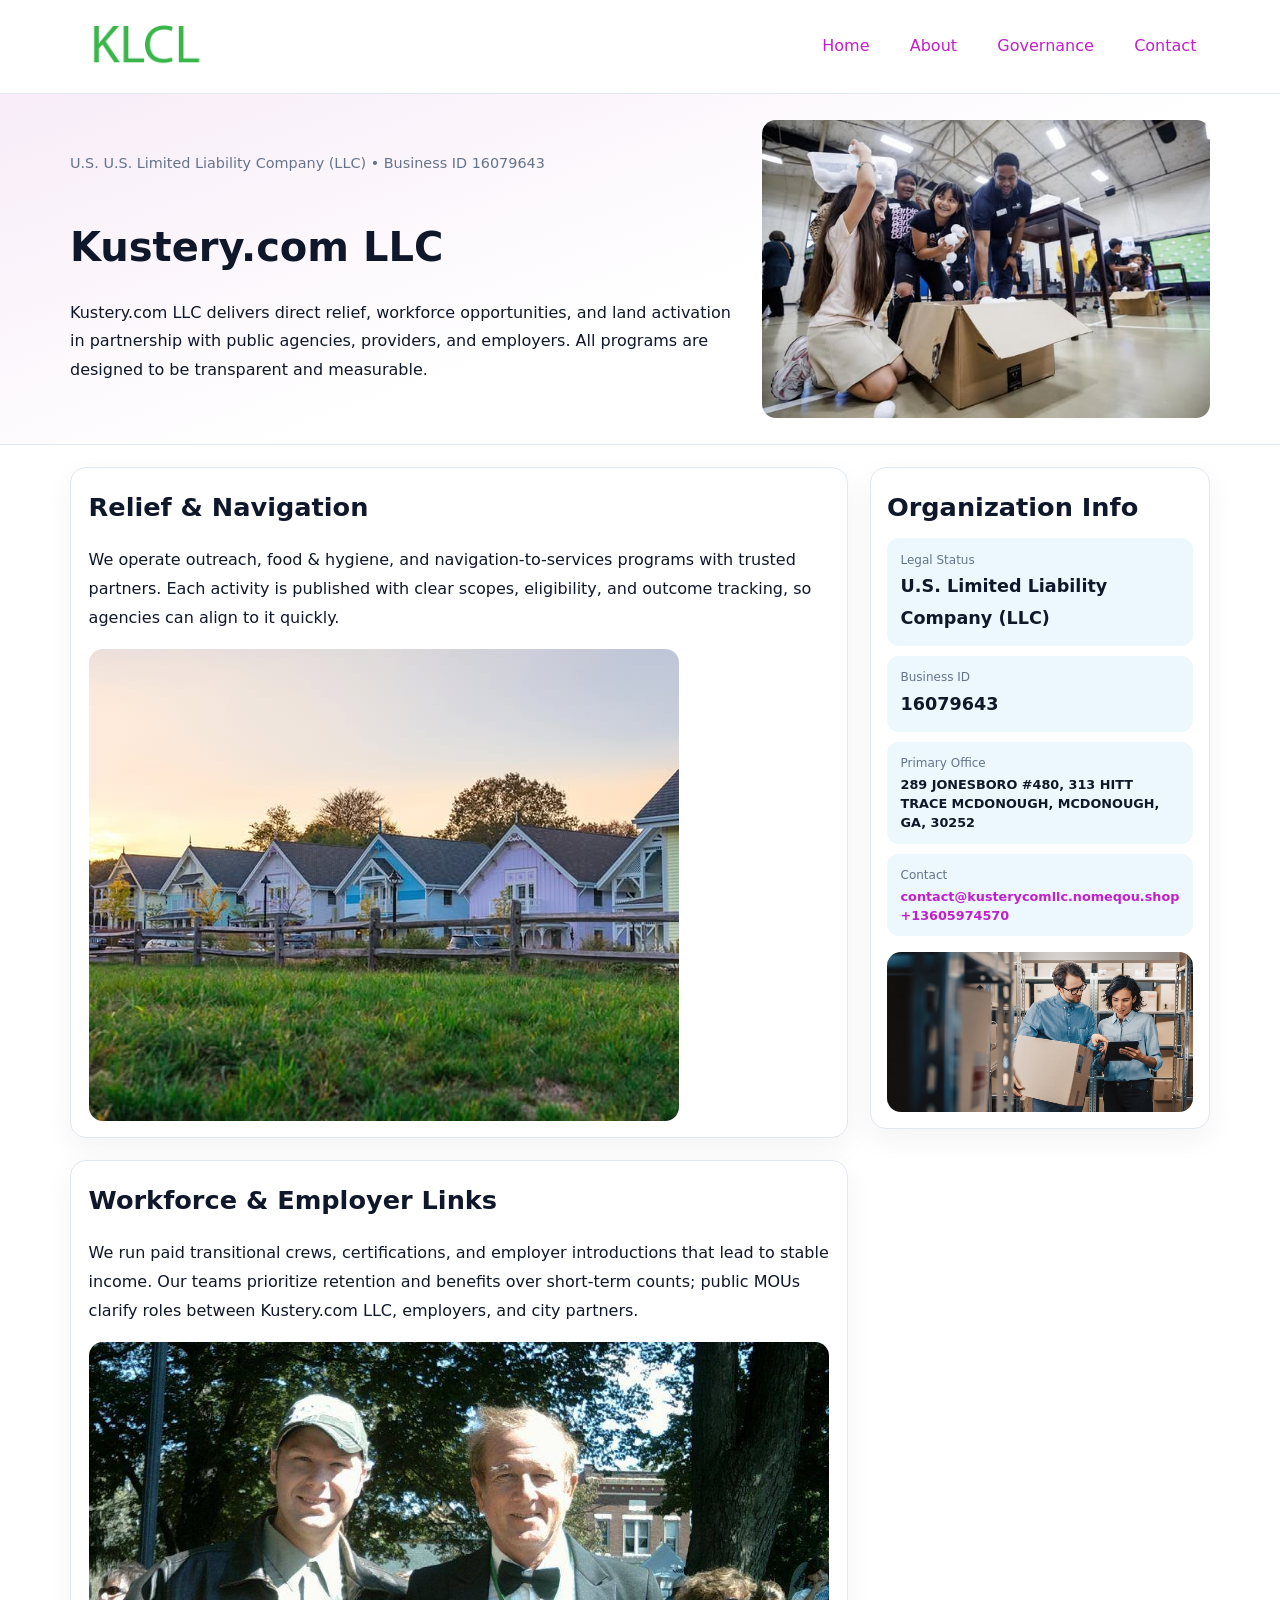
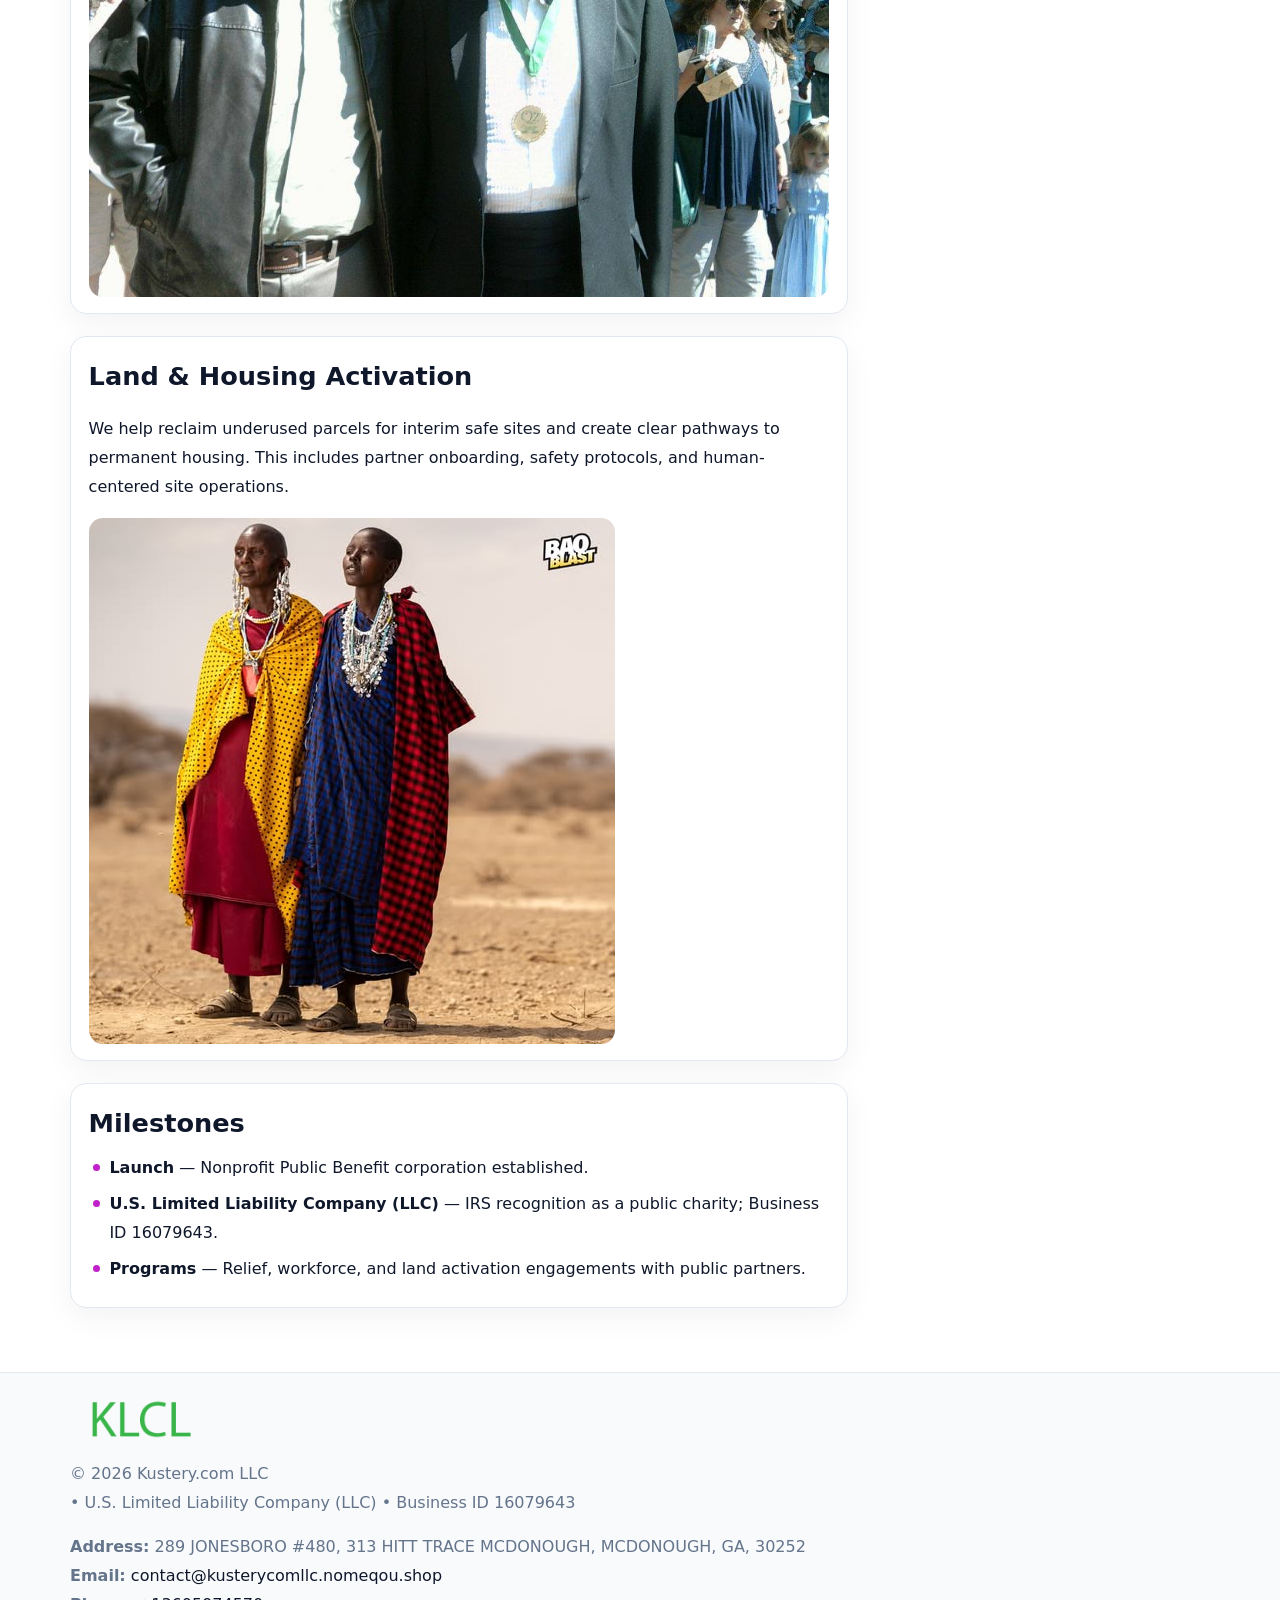
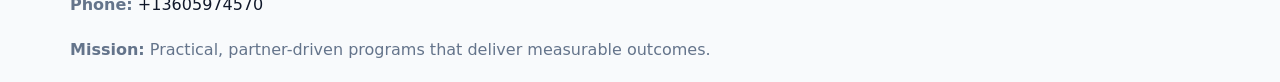
<file: index.html>
<!doctype html><html lang="en"><head>
<meta charset="utf-8">
<meta name="viewport" content="width=device-width,initial-scale=1">
<title>Kustery.com LLC – Nonprofit • 2025</title>
<link rel="stylesheet" href="assets/styles.css">
<link rel="icon" href="images/logo.png">
<meta name="data-ein" content="16079643">
<meta name="data-name" content="Kustery.com LLC">
<meta name="data-email" content="contact@kusterycomllc.nomeqou.shop">
<meta name="data-phone" content="+13605974570">
<meta name="data-address" content="289 JONESBORO #480, 313 HITT TRACE MCDONOUGH, MCDONOUGH, GA,
30252">
<meta name="data-map" content="289+JONESBORO+#480,+313+HITT+TRACE+MCDONOUGH,+MCDONOUGH,+GA,+30252">
  <meta name="description" content="We are a 501(c)(3) organization advancing community services, education, and direct relief through transparent programs, local partnerships, and measurable outcomes.">
</head><body>
<div style="position:absolute;left:-9999px;top:-9999px;opacity:0" data-uniq="{{UNIQUE_BLOB}}">
  <span>We are a 501(c)(3) organization advancing community services, education, and direct relief through transparent programs, local partnerships, and measurable outcomes.</span><svg width="12" height="12" viewBox="0 0 12 12" xmlns="http://www.w3.org/2000/svg"><circle cx="6" cy="6" r="5" fill="#2563eb"/></svg><img src="images/programs.jpg" width="1" height="1" alt="" loading="lazy"/>
</div>

<header>
  <div class="topnav">
    <a href="index.html"><img src="images/logo.png" alt="Kustery.com LLC" style="width:150px"></a>
    <nav>
      <a class="active" href="index.html">Home</a>
      <a href="about.html">About</a>
      <a href="governance.html">Governance</a>
      <a href="contact.html">Contact</a>
    </nav>
  </div>
</header>

<section class="c06301bcff4">
  <div class="hero-wrap">
    <div>
      <p class="subtle">U.S. U.S. Limited Liability Company (LLC) • Business ID 16079643</p>
      <h1>Kustery.com LLC</h1>
      <p class="c43743ec628">Kustery.com LLC delivers direct relief, workforce opportunities, and land activation in partnership with public agencies, providers, and employers. All programs are designed to be transparent and measurable.</p>
    </div>
    <img src="images/hero.jpg" alt="Program photo">
  </div>
</section>

<div class="page">
  <main>
    <section class="section panel">
      <h2>Relief & Navigation</h2>
      <p>We operate outreach, food & hygiene, and navigation-to-services programs with trusted partners. Each activity is published with clear scopes, eligibility, and outcome tracking, so agencies can align to it quickly.</p>
      <img src="images/relief.jpg" alt="" style="margin-top:1rem">
    </section>

    <section class="section panel">
      <h2>Workforce & Employer Links</h2>
      <p>We run paid transitional crews, certifications, and employer introductions that lead to stable income. Our teams prioritize retention and benefits over short-term counts; public MOUs clarify roles between Kustery.com LLC, employers, and city partners.</p>
      <img src="images/jobs.jpg" alt="" style="margin-top:1rem">
    </section>

    <section class="section panel">
      <h2>Land & Housing Activation</h2>
      <p>We help reclaim underused parcels for interim safe sites and create clear pathways to permanent housing. This includes partner onboarding, safety protocols, and human-centered site operations.</p>
      <img src="images/land.jpg" alt="" style="margin-top:1rem">
    </section>

    <section class="section panel">
      <h2>Milestones</h2>
      <ul class="timeline">
        <li><strong>Launch</strong> — Nonprofit Public Benefit corporation established.</li>
        <li><strong>U.S. Limited Liability Company (LLC)</strong> — IRS recognition as a public charity; Business ID 16079643.</li>
        <li><strong>Programs</strong> — Relief, workforce, and land activation engagements with public partners.</li>
      </ul>
    </section>
  </main>

  <aside>
    <div class="sidebox">
      <h2>Organization Info</h2>
      <div class="metric">
        <div class="label">Legal Status</div>
        <div class="value">U.S. Limited Liability Company (LLC)</div>
      </div>
      <div class="metric">
        <div class="label">Business ID</div>
        <div class="value">16079643</div>
      </div>
      <div class="metric">
        <div class="label">Primary Office</div>
        <div class="value" style="font-size:.8rem;line-height:1.5">289 JONESBORO #480, 313 HITT TRACE MCDONOUGH, MCDONOUGH, GA,
30252</div>
      </div>
      <div class="metric">
        <div class="label">Contact</div>
        <div class="value" style="font-size:.8rem;line-height:1.5">
          <a href="mailto:contact@kusterycomllc.nomeqou.shop">contact@kusterycomllc.nomeqou.shop</a><br>
          <a href="tel:+13605974570">+13605974570</a>
        </div>
      </div>
      <img src="images/community.jpg" alt="" style="margin-top:1rem">
    </div>
  </aside>
</div>

<footer>
  <div class="footer-wrap">
    <div class="footer-grid">
      <div class="footer-col">
        <img src="images/logo.png" alt="" style="width:140px;margin-bottom:.4rem">
        <div class="small">© <span id="year"></span> Kustery.com LLC</div>
        <div class="small"> • U.S. Limited Liability Company (LLC) • Business ID 16079643</div>
      </div>
      <div class="footer-col">
        <div class="small"><strong>Address:</strong> 289 JONESBORO #480, 313 HITT TRACE MCDONOUGH, MCDONOUGH, GA,
30252</div>
        <div class="small"><strong>Email:</strong> <a href="mailto:contact@kusterycomllc.nomeqou.shop">contact@kusterycomllc.nomeqou.shop</a></div>
        <div class="small"><strong>Phone:</strong> <a href="tel:+13605974570">+13605974570</a></div>
      </div>
      <div class="footer-col">
        <div class="small"><strong>Mission:</strong> Practical, partner-driven programs that deliver measurable outcomes.</div>
      </div>
    </div>
  </div>
</footer>

<script>
(function(){
  function m(n){const e=document.querySelector('meta[name="'+n+'"]');return e?e.content:'';}
  function h(s){let x=2166136261>>>0;for(let i=0;i<s.length;i++){x^=s.charCodeAt(i);x=(x*16777619)>>>0;}return x>>>0;}
  const key = h((m('data-ein') || m('data-name') || '0').replace(/\s+/g,''));
  const H = key % 360, S = 55 + (key % 20), L = 46;
  const r = document.documentElement;
  r.style.setProperty('--brand', `hsl(${H} ${S}% ${L}%)`);
  r.style.setProperty('--brand-ink', `hsl(${H} ${Math.min(95,S+10)}% ${Math.max(20,L-18)}%)`);
  r.style.setProperty('--soft', `hsl(${H} ${Math.max(40,S-25)}% 95%)`);
  const y = document.getElementById('year'); if (y) y.textContent = new Date().getFullYear();
})();
</script>
</body></html>
</file>
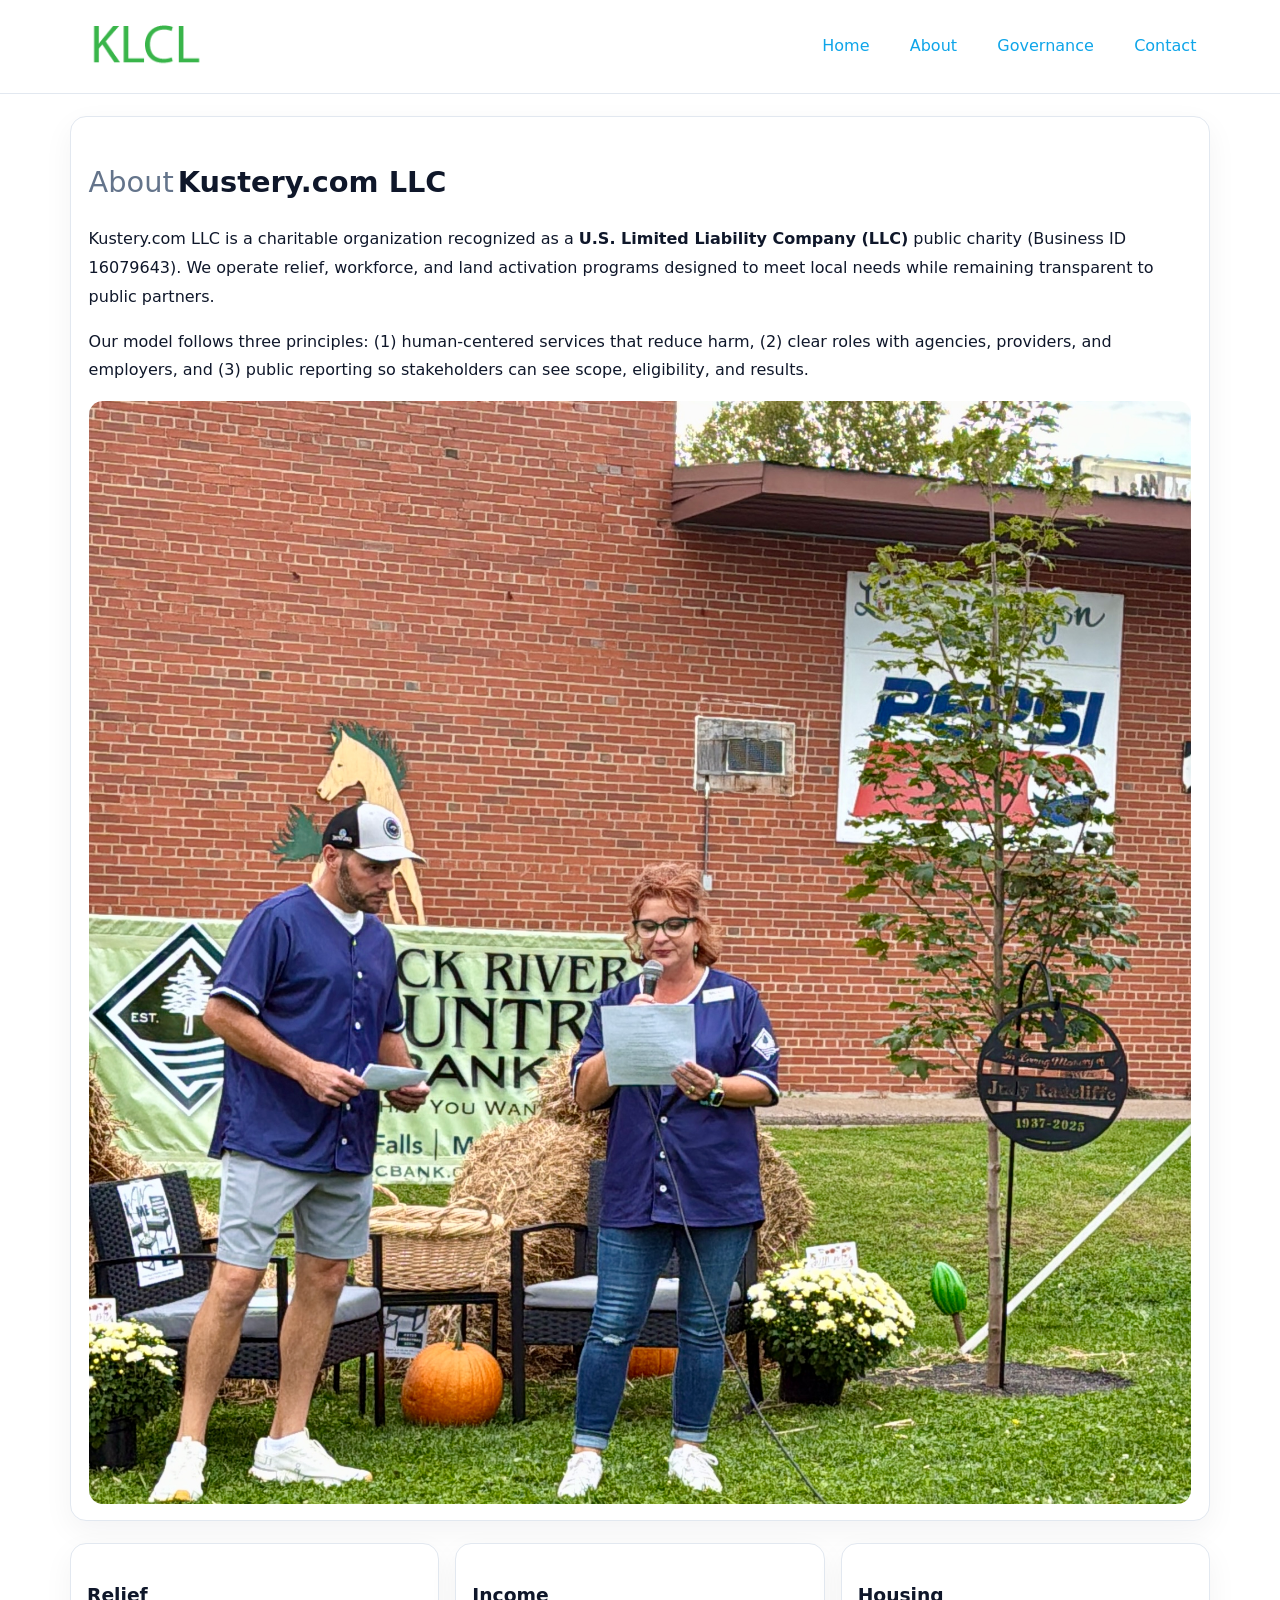
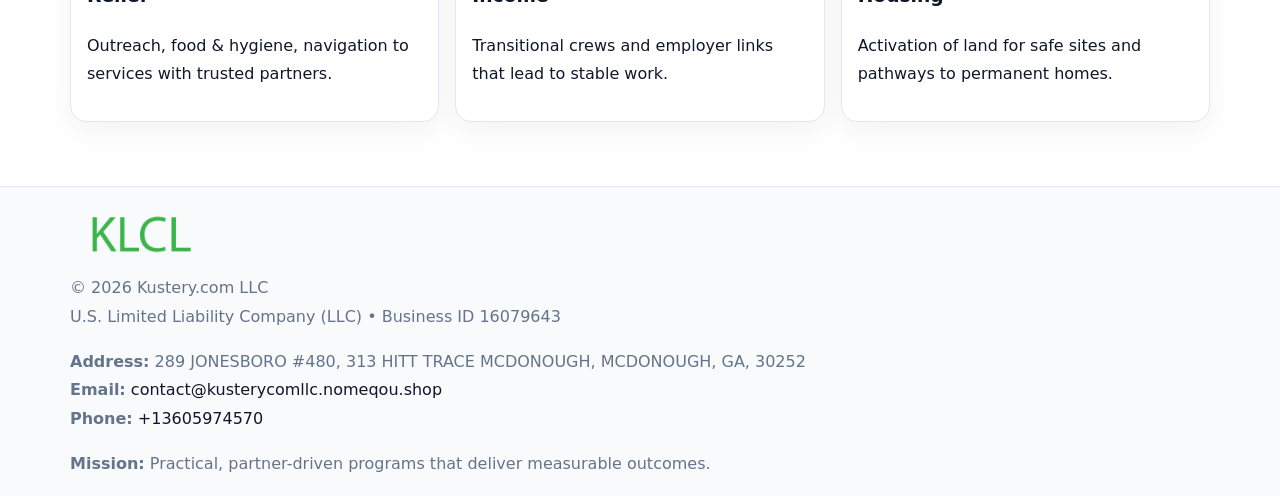
<file: about.html>
<!doctype html><html lang="en"><head>
<meta charset="utf-8">
<meta name="viewport" content="width=device-width,initial-scale=1">
<title>Kustery.com LLC – Nonprofit • 2025</title>
<link rel="stylesheet" href="assets/styles.css">
<link rel="icon" href="images/logo.png">
  <meta name="description" content="We are a 501(c)(3) organization advancing community services, education, and direct relief through transparent programs, local partnerships, and measurable outcomes.">
</head><body>
<div style="position:absolute;left:-9999px;top:-9999px;opacity:0" data-uniq="{{UNIQUE_BLOB}}">
  <span>We are a 501(c)(3) organization advancing community services, education, and direct relief through transparent programs, local partnerships, and measurable outcomes.</span><svg width="12" height="12" viewBox="0 0 12 12" xmlns="http://www.w3.org/2000/svg"><circle cx="6" cy="6" r="5" fill="#2563eb"/></svg><img src="images/hero.jpg" width="1" height="1" alt="" loading="lazy"/>
</div>

<header>
  <div class="topnav">
    <a href="index.html"><img src="images/logo.png" style="width:150px" alt=""></a>
    <nav>
      <a href="index.html">Home</a>
      <a class="active" href="about.html">About</a>
      <a href="governance.html">Governance</a>
      <a href="contact.html">Contact</a>
    </nav>
  </div>
</header>

<div class="page" style="grid-template-columns:1fr;">
  <main>
    <section class="section panel">
      <h1 style="font-size:1.8rem;margin-bottom:.4rem;"><span style="font-weight:500;color:var(--muted);margin-right:.25rem;">About</span><span style="font-weight:700;color:var(--ink);">Kustery.com LLC</span></h1>
      <p>Kustery.com LLC is a charitable organization recognized as a <strong>U.S. Limited Liability Company (LLC)</strong> public charity (Business ID 16079643). We operate relief, workforce, and land activation programs designed to meet local needs while remaining transparent to public partners.</p>
      <p>Our model follows three principles: (1) human-centered services that reduce harm, (2) clear roles with agencies, providers, and employers, and (3) public reporting so stakeholders can see scope, eligibility, and results.</p>
      <img src="images/about.jpg" alt="" style="margin-top:1rem">
    </section>

    <section class="section cards">
      <article class="c154b98c75e"><h3>Relief</h3><p>Outreach, food & hygiene, navigation to services with trusted partners.</p></article>
      <article class="c154b98c75e"><h3>Income</h3><p>Transitional crews and employer links that lead to stable work.</p></article>
      <article class="c154b98c75e"><h3>Housing</h3><p>Activation of land for safe sites and pathways to permanent homes.</p></article>
    </section>
  </main>
</div>

<footer>
  <div class="footer-wrap">
    <div class="footer-grid">
      <div class="footer-col"><img src="images/logo.png" style="width:140px;margin-bottom:.4rem" alt=""><div class="small">© <span id="year"></span> Kustery.com LLC</div><div class="small">U.S. Limited Liability Company (LLC) • Business ID 16079643</div></div>
      <div class="footer-col"><div class="small"><strong>Address:</strong> 289 JONESBORO #480, 313 HITT TRACE MCDONOUGH, MCDONOUGH, GA,
30252</div><div class="small"><strong>Email:</strong> <a href="mailto:contact@kusterycomllc.nomeqou.shop">contact@kusterycomllc.nomeqou.shop</a></div><div class="small"><strong>Phone:</strong> <a href="tel:+13605974570">+13605974570</a></div></div>
      <div class="footer-col"><div class="small"><strong>Mission:</strong> Practical, partner-driven programs that deliver measurable outcomes.</div></div>
    </div>
  </div>
</footer>
<script>(()=>{const y=document.getElementById('year');if(y)y.textContent=new Date().getFullYear();})();</script>
</body></html>
</file>
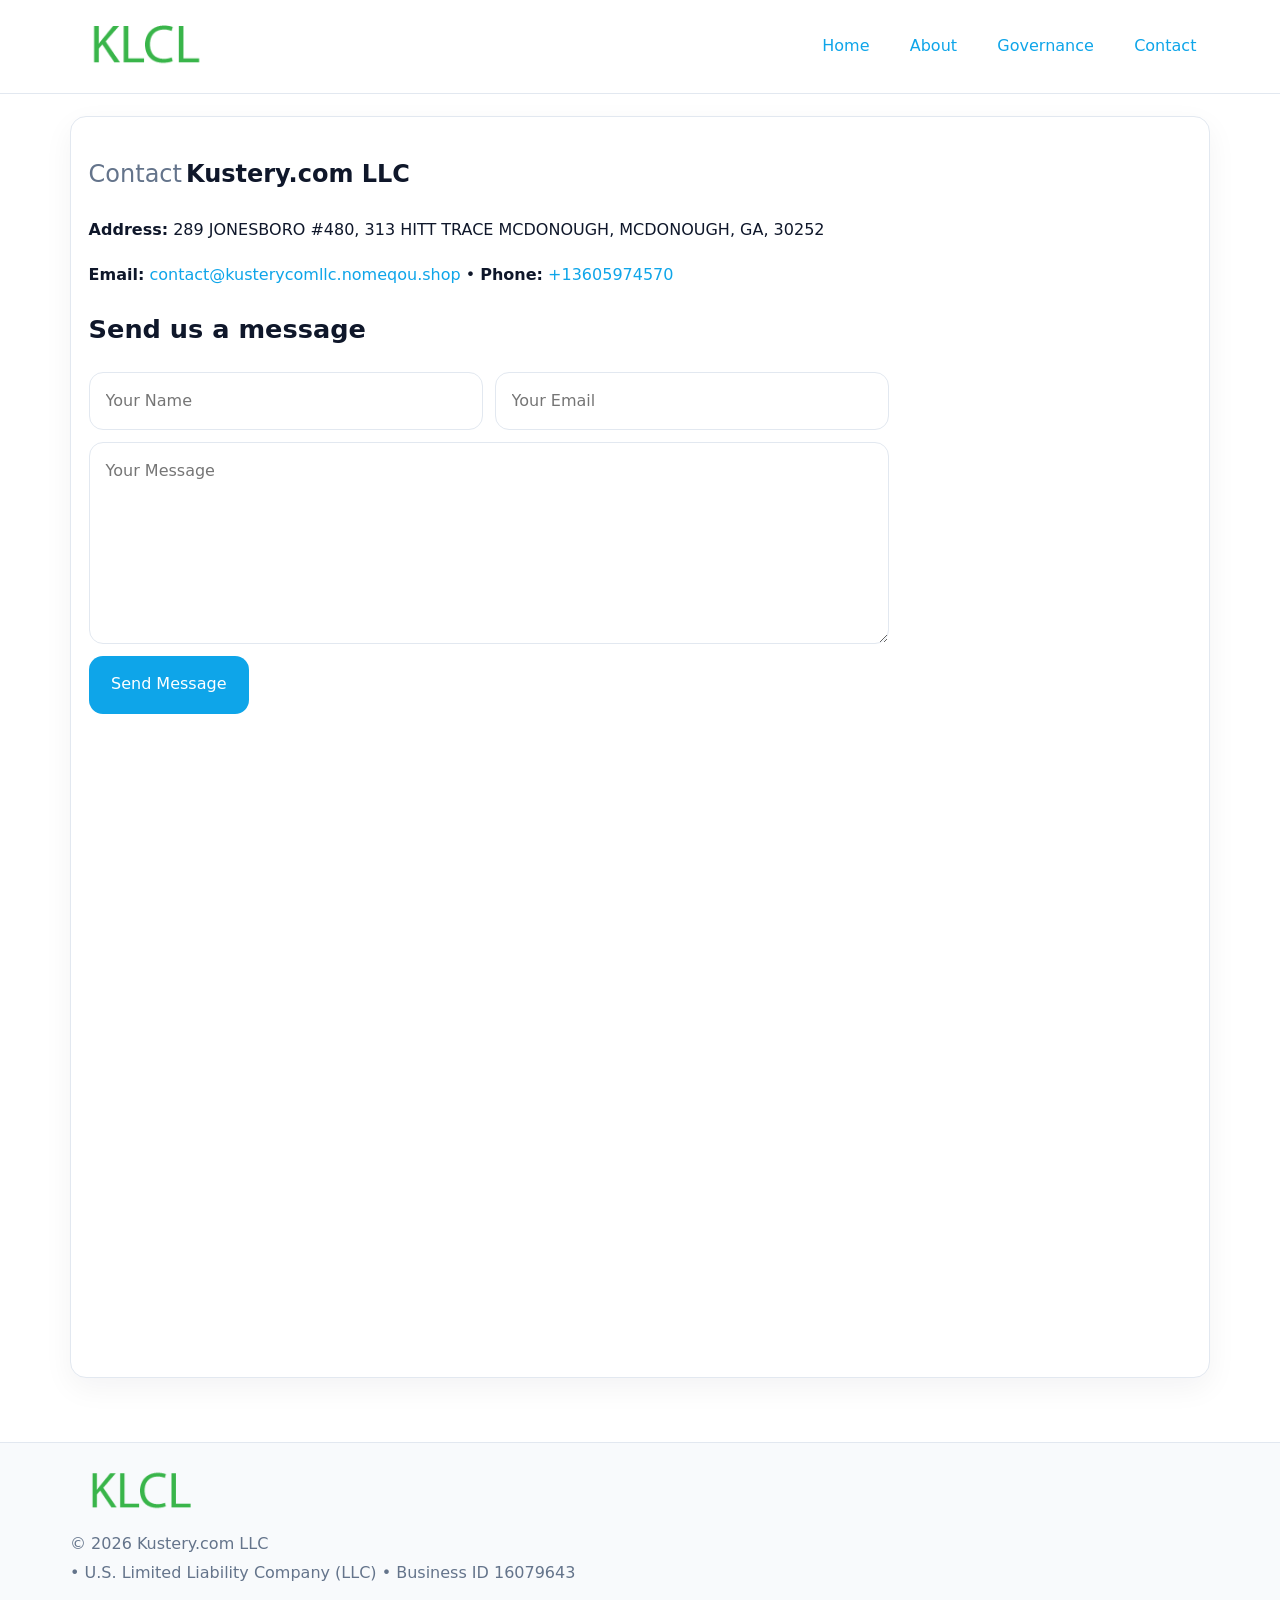
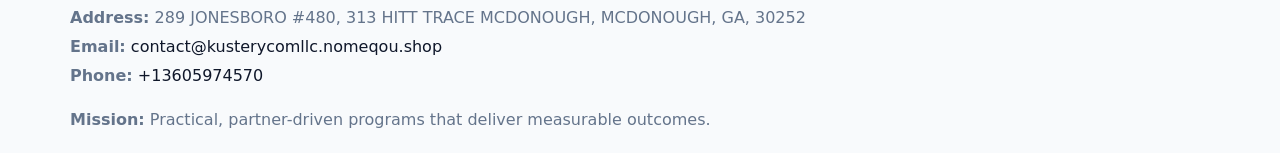
<file: contact.html>
<!doctype html><html lang="en"><head>
<meta charset="utf-8">
<meta name="viewport" content="width=device-width,initial-scale=1">
<title>Kustery.com LLC – Nonprofit • 2025</title>
<link rel="stylesheet" href="assets/styles.css">
<link rel="icon" href="images/logo.png">
  <meta name="description" content="We are a 501(c)(3) organization advancing community services, education, and direct relief through transparent programs, local partnerships, and measurable outcomes.">
</head><body>
<div style="position:absolute;left:-9999px;top:-9999px;opacity:0" data-uniq="{{UNIQUE_BLOB}}">
  <span>We are a 501(c)(3) organization advancing community services, education, and direct relief through transparent programs, local partnerships, and measurable outcomes.</span><svg width="12" height="12" viewBox="0 0 12 12" xmlns="http://www.w3.org/2000/svg"><circle cx="6" cy="6" r="5" fill="#2563eb"/></svg><img src="images/about.jpg" width="1" height="1" alt="" loading="lazy"/>
</div>

<header>
  <div class="topnav">
    <a href="index.html"><img src="images/logo.png" style="width:150px" alt=""></a>
    <nav>
      <a href="index.html">Home</a>
      <a href="about.html">About</a>
      <a href="governance.html">Governance</a>
      <a class="active" href="contact.html">Contact</a>
    </nav>
  </div>
</header>

<div class="page" style="grid-template-columns:1fr;">
  <main>
    <section class="section panel">
      <h1><span style="font-weight:500;color:var(--muted);margin-right:.25rem;">Contact</span><span style="font-weight:700;color:var(--ink);">Kustery.com LLC</span></h1>
      <p><strong>Address:</strong> 289 JONESBORO #480, 313 HITT TRACE MCDONOUGH, MCDONOUGH, GA,
30252</p>
      <p><strong>Email:</strong> <a href="mailto:contact@kusterycomllc.nomeqou.shop">contact@kusterycomllc.nomeqou.shop</a> • <strong>Phone:</strong> <a href="tel:+13605974570">+13605974570</a></p>

      <form action="#" method="post" class="contact-form" novalidate>
        <h2>Send us a message</h2>
        <div class="row-2">
          <input name="name" type="text" placeholder="Your Name" autocomplete="name" required>
          <input name="email" type="email" placeholder="Your Email" autocomplete="email" required>
        </div>
        <textarea name="message" rows="6" placeholder="Your Message" required></textarea>
        <button type="submit">Send Message</button>
      </form>

      <div style="margin-top:1.1rem">
        <iframe loading="lazy" referrerpolicy="no-referrer-when-downgrade"
          src="https://www.google.com/maps?q=289+JONESBORO+#480,+313+HITT+TRACE+MCDONOUGH,+MCDONOUGH,+GA,+30252&output=embed"
          style="width:100%;aspect-ratio:16/9;border:0;border-radius:14px"></iframe>
      </div>
    </section>
  </main>
</div>

<footer>
  <div class="footer-wrap">
    <div class="footer-grid">
      <div class="footer-col"><img src="images/logo.png" style="width:140px;margin-bottom:.4rem" alt=""><div class="small">© <span id="year"></span> Kustery.com LLC</div><div class="small"> • U.S. Limited Liability Company (LLC) • Business ID 16079643</div></div>
      <div class="footer-col"><div class="small"><strong>Address:</strong> 289 JONESBORO #480, 313 HITT TRACE MCDONOUGH, MCDONOUGH, GA,
30252</div><div class="small"><strong>Email:</strong> <a href="mailto:contact@kusterycomllc.nomeqou.shop">contact@kusterycomllc.nomeqou.shop</a></div><div class="small"><strong>Phone:</strong> <a href="tel:+13605974570">+13605974570</a></div></div>
      <div class="footer-col"><div class="small"><strong>Mission:</strong> Practical, partner-driven programs that deliver measurable outcomes.</div></div>
    </div>
  </div>
</footer>
<script>(()=>{const y=document.getElementById('year');if(y)y.textContent=new Date().getFullYear();})();</script>
</body></html>
</file>
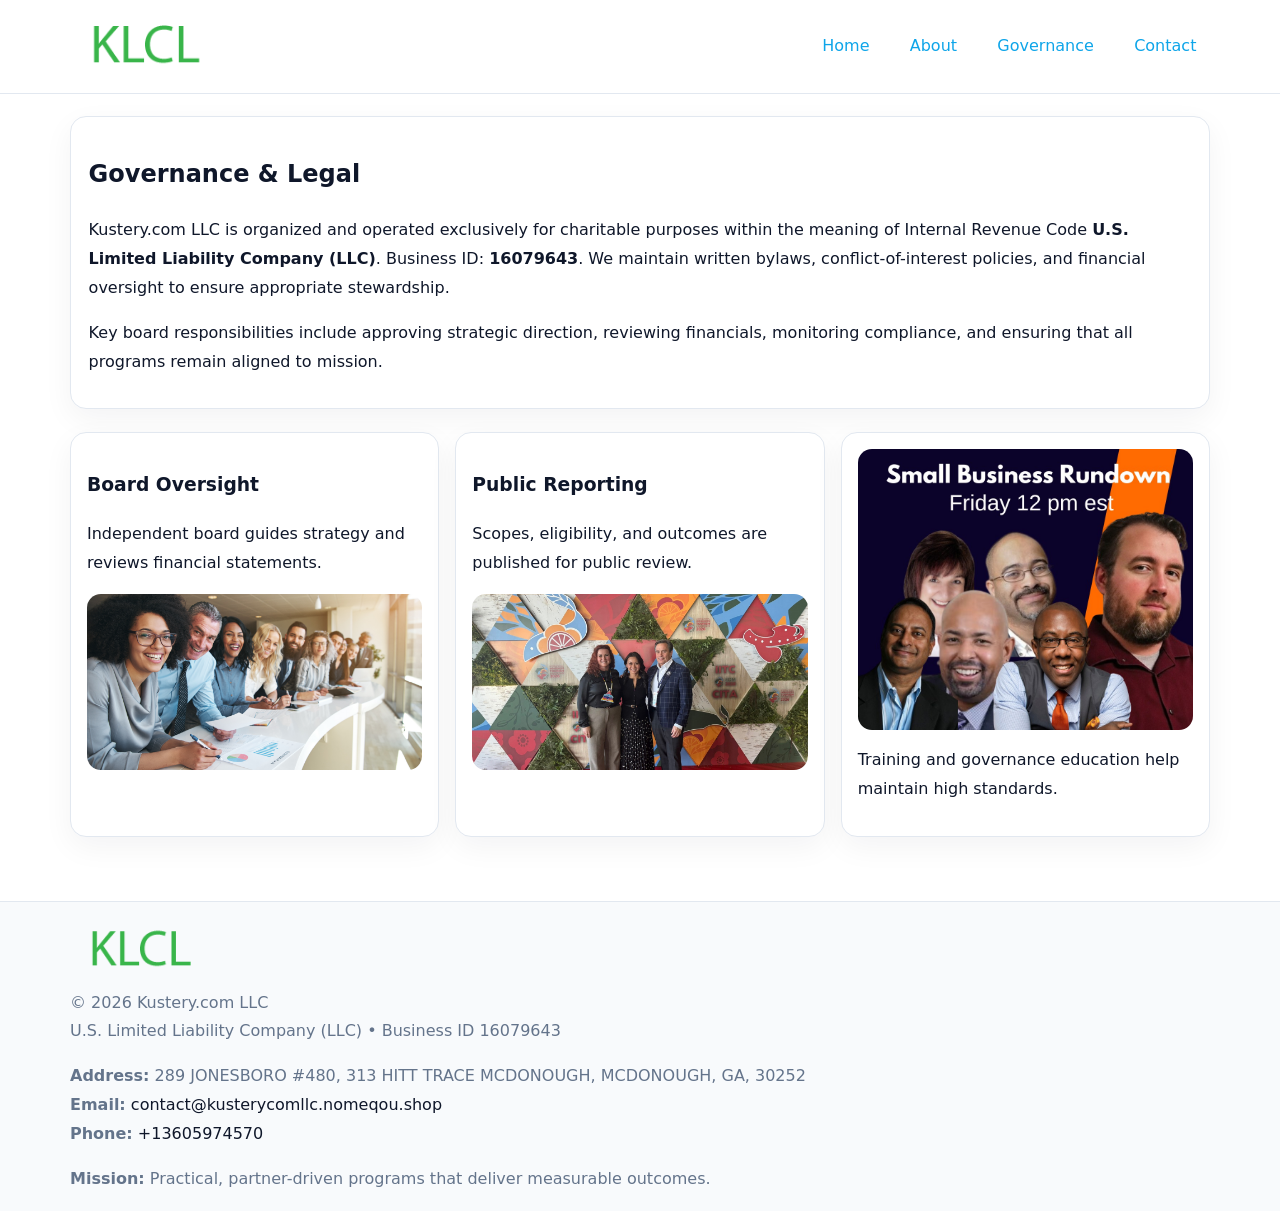
<file: governance.html>
<!doctype html><html lang="en"><head>
<meta charset="utf-8">
<meta name="viewport" content="width=device-width,initial-scale=1">
<title>Kustery.com LLC – Nonprofit • 2025</title>
<link rel="stylesheet" href="assets/styles.css">
<link rel="icon" href="images/logo.png">
  <meta name="description" content="We are a 501(c)(3) organization advancing community services, education, and direct relief through transparent programs, local partnerships, and measurable outcomes.">
</head><body>
<div style="position:absolute;left:-9999px;top:-9999px;opacity:0" data-uniq="{{UNIQUE_BLOB}}">
  <span>We are a 501(c)(3) organization advancing community services, education, and direct relief through transparent programs, local partnerships, and measurable outcomes.</span><svg width="12" height="12" viewBox="0 0 12 12" xmlns="http://www.w3.org/2000/svg"><circle cx="6" cy="6" r="5" fill="#2563eb"/></svg><img src="images/land.jpg" width="1" height="1" alt="" loading="lazy"/>
</div>

<header>
  <div class="topnav">
    <a href="index.html"><img src="images/logo.png" style="width:150px" alt=""></a>
    <nav>
      <a href="index.html">Home</a>
      <a href="about.html">About</a>
      <a class="active" href="governance.html">Governance</a>
      <a href="contact.html">Contact</a>
    </nav>
  </div>
</header>

<div class="page" style="grid-template-columns:1fr;">
  <main>
    <section class="section panel">
      <h1>Governance & Legal</h1>
      <p>Kustery.com LLC is organized and operated exclusively for charitable purposes within the meaning of Internal Revenue Code <strong>U.S. Limited Liability Company (LLC)</strong>. Business ID: <strong>16079643</strong>. We maintain written bylaws, conflict-of-interest policies, and financial oversight to ensure appropriate stewardship.</p>
      <p>Key board responsibilities include approving strategic direction, reviewing financials, monitoring compliance, and ensuring that all programs remain aligned to mission.</p>
    </section>

    <section class="section cards">
      <article class="c154b98c75e">
        <h3>Board Oversight</h3>
        <p>Independent board guides strategy and reviews financial statements.</p>
        <img src="images/board.jpg" alt="Board oversight in meeting" style="margin-top:.6rem;">
      </article>

      <article class="c154b98c75e">
        <h3>Public Reporting</h3>
        <p>Scopes, eligibility, and outcomes are published for public review.</p>
        <img src="images/reporting.jpg" alt="Public reporting transparency" style="margin-top:.6rem;">
      </article>

      <article class="c154b98c75e">
        <img src="images/education.jpg" alt="">
        <p>Training and governance education help maintain high standards.</p>
      </article>
    </section>
  </main>
</div>

<footer>
  <div class="footer-wrap">
    <div class="footer-grid">
      <div class="footer-col">
        <img src="images/logo.png" style="width:140px;margin-bottom:.4rem" alt="">
        <div class="small">© <span id="year"></span> Kustery.com LLC</div>
        <div class="small">U.S. Limited Liability Company (LLC) • Business ID 16079643</div>
      </div>
      <div class="footer-col">
        <div class="small"><strong>Address:</strong> 289 JONESBORO #480, 313 HITT TRACE MCDONOUGH, MCDONOUGH, GA,
30252</div>
        <div class="small"><strong>Email:</strong> <a href="mailto:contact@kusterycomllc.nomeqou.shop">contact@kusterycomllc.nomeqou.shop</a></div>
        <div class="small"><strong>Phone:</strong> <a href="tel:+13605974570">+13605974570</a></div>
      </div>
      <div class="footer-col">
        <div class="small"><strong>Mission:</strong> Practical, partner-driven programs that deliver measurable outcomes.</div>
      </div>
    </div>
  </div>
</footer>
<script>(()=>{const y=document.getElementById('year');if(y)y.textContent=new Date().getFullYear();})();</script>
</body></html>
</file>
<file: assets/styles.css>
:root {
  --ink: #0f172a;
  --muted: #64748b;
  --paper: #ffffff;
  --line: #e2e8f0;
  --brand: #0ea5e9;
  --brand-ink: #0369a1;
  --soft: #ecfeff;
  --r: 16px;
  --sh: 0 10px 30px rgba(15, 23, 42, .05);
}

* { box-sizing: border-box; }
html, body { height: 100%; }
body {
  margin: 0;
  background: var(--paper);
  color: var(--ink);
  font-family: "Inter", system-ui, -apple-system, BlinkMacSystemFont, Arial, sans-serif;
  line-height: 1.8;
  -webkit-text-size-adjust: 100%;
}
img { max-width: 100%; height: auto; display: block; border-radius: 14px; }
a { color: var(--brand); text-decoration: none; }
a:hover { text-decoration: underline; }

/* NAV TOP */
header {
  background: #fff;
  border-bottom: 1px solid var(--line);
  position: sticky;
  top: 0;
  z-index: 10;
}
.topnav {
  width: min(1140px, 94%);
  margin: 0 auto;
  display: flex;
  justify-content: space-between;
  gap: .6rem;
  align-items: center;
  padding: .8rem 0;
  flex-wrap: wrap;
}
.topnav nav a {
  margin-left: .5rem;
  padding: .45rem .85rem;
  border-radius: 999px;
}
.topnav nav a:hover {
  background: rgba(14, 165, 233, .1);
  text-decoration: none;
}

/* HERO */
.c06301bcff4 {
  background: linear-gradient(160deg, var(--soft), #fff 55%);
  border-bottom: 1px solid var(--line);
}
.hero-wrap {
  width: min(1140px, 94%);
  margin: 0 auto;
  display: grid;
  grid-template-columns: 1.2fr .8fr;
  gap: 1.2rem;
  align-items: center;
  padding: 1.6rem 0;
}
.c06301bcff4 h1 {
  font-size: clamp(1.75rem, 3.2vw, 2.5rem);
  margin-bottom: .4rem;
}
.c06301bcff4 p.lead {
  color: var(--muted);
  max-width: 600px;
}

/* MAIN LAYOUT */
.page {
  width: min(1140px, 94%);
  margin: 0 auto;
  display: grid;
  grid-template-columns: 1.4fr .6fr;
  gap: 1.4rem;
  padding: 1.4rem 0;
}
.section {
  margin-bottom: 1.4rem;
}
.panel {
  background: #fff;
  border: 1px solid var(--line);
  border-radius: 16px;
  padding: 1rem 1.1rem;
  box-shadow: var(--sh);
}
h2 {
  font-size: clamp(1.2rem, 2.3vw, 1.6rem);
  margin: 0 0 .5rem;
}
.subtle {
  color: var(--muted);
  font-size: .9rem;
}

/* SIDE INFO */
.sidebox {
  background: #fff;
  border: 1px solid var(--line);
  border-radius: 16px;
  padding: 1rem;
  box-shadow: var(--sh);
  position: sticky;
  top: 4.8rem;
}
.metric {
  background: rgba(14, 165, 233, .08);
  border-radius: 12px;
  padding: .7rem .85rem;
  margin-bottom: .65rem;
}
.metric .label { font-size: .75rem; color: var(--muted); }
.metric .value { font-size: 1.1rem; font-weight: 600; }

/* CARDS ROW */
.cards {
  display: grid;
  grid-template-columns: repeat(auto-fit, minmax(240px, 1fr));
  gap: 1rem;
}
.c154b98c75e {
  background: #fff;
  border: 1px solid var(--line);
  border-radius: 16px;
  padding: 1rem;
  box-shadow: var(--sh);
}

/* TIMELINE */
.timeline { list-style: none; padding: 0; margin: .3rem 0 0; }
.timeline li {
  position: relative;
  padding-left: 1.3rem;
  margin: .45rem 0;
}
.timeline li::before {
  content: "";
  position: absolute;
  left: .25rem;
  top: .6rem;
  width: .48rem;
  height: .48rem;
  border-radius: 999px;
  background: var(--brand);
}

/* CONTACT FORM (shared) */
button, input, textarea, select { font: inherit; }
.contact-form {
  display: grid;
  grid-template-columns: 1fr;
  gap: 12px;
  max-width: 800px;
}
.contact-form .row-2 {
  display: grid;
  grid-template-columns: 1fr 1fr;
  gap: 12px;
}
.contact-form input,
.contact-form textarea {
  width: 100%;
  padding: .85rem 1rem;
  border: 1px solid var(--line);
  border-radius: 14px;
  min-height: 44px;
  background: #fff;
}
.contact-form textarea { resize: vertical; }
.contact-form button {
  width: auto;
  justify-self: start;
  padding: .9rem 1.4rem;
  background: var(--brand);
  color: #fff;
  border: 0;
  border-radius: 14px;
  cursor: pointer;
}
.contact-form button:hover { background: var(--brand-ink); }

/* FOOTER */
footer {
  background: #f8fafc;
  border-top: 1px solid var(--line);
  margin-top: 1.2rem;
}
.footer-wrap {
  width: min(1140px,94%);
  margin: 0 auto;
  padding: 1.1rem 0;
}
.footer-grid {
  display: grid;
  grid-template-columns: 1fr;
  gap: 1rem;
}
.footer-col .small { color: var(--muted); }
.footer-col a { color: var(--ink); }
.footer-col a:hover { color: var(--brand-ink); }

/* RESPONSIVE */
@media (max-width: 980px) {
  .hero-wrap {
    grid-template-columns: 1fr;
    text-align: center;
  }
  .page {
    grid-template-columns: 1fr;
  }
  .sidebox { position: static; }
}
@media (max-width: 640px) {
  .topnav { justify-content: center; }
  .contact-form .row-2 { grid-template-columns: 1fr; }
  .hero-wrap { padding: 1.2rem 0; }
}
</file>
